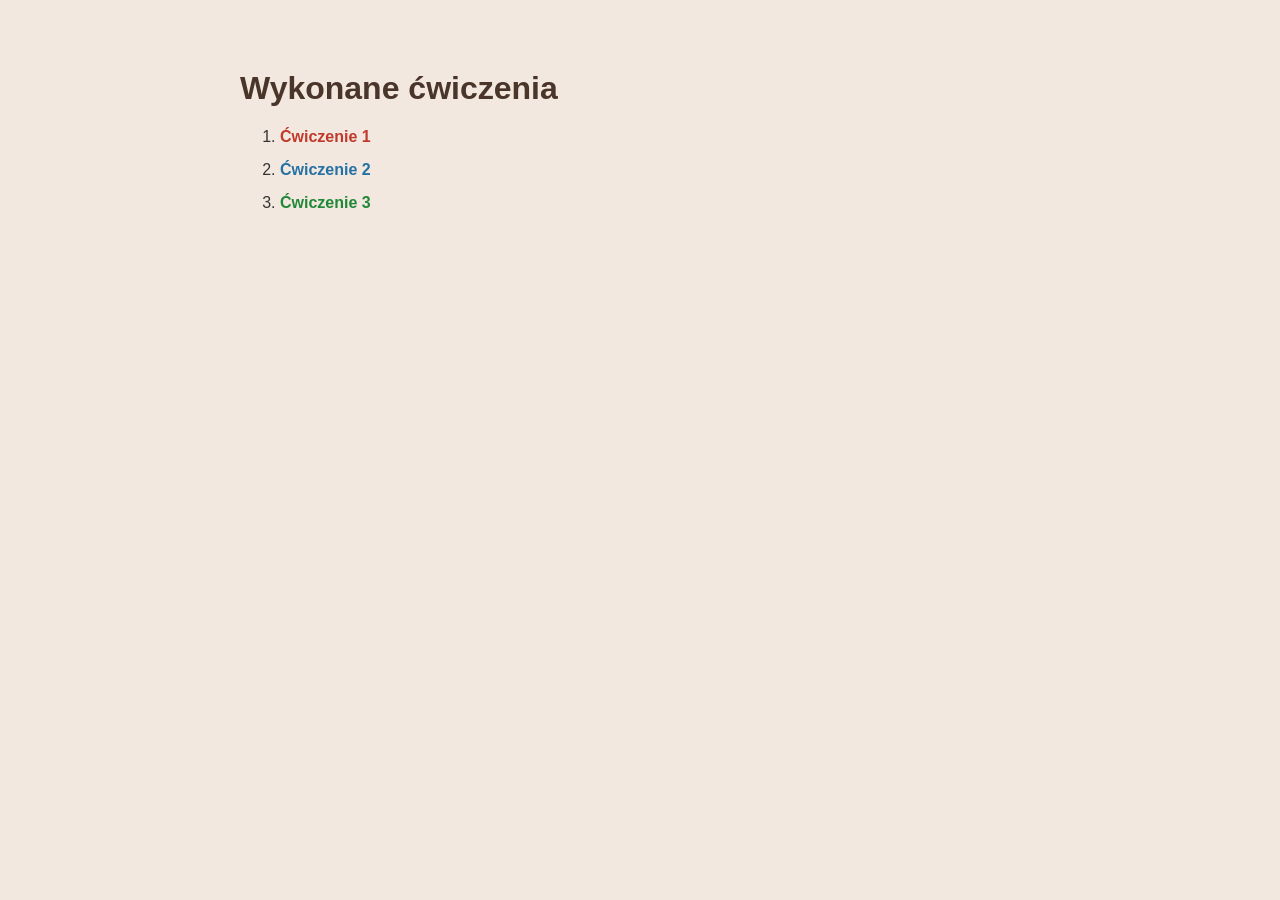
<file: Lab_01/index.html>
<!doctype html>
<html lang="pl">
  <head>
    <meta charset="UTF-8" />
    <meta name="viewport" content="width=device-width, initial-scale=1.0" />
    <title>Wykonane ćwiczenia</title>
    <link rel="stylesheet" href="style.css" />
  </head>
  <body>
    <main class="home">
      <h1>Wykonane ćwiczenia</h1>

      <ol class="exercise-list">
        <li><a class="link-1" href="article.html">Ćwiczenie 1</a></li>
        <li><a class="link-2" href="products.html">Ćwiczenie 2</a></li>
        <li><a class="link-3" href="squares.html">Ćwiczenie 3</a></li>
      </ol>
    </main>
  </body>
</html>
</file>
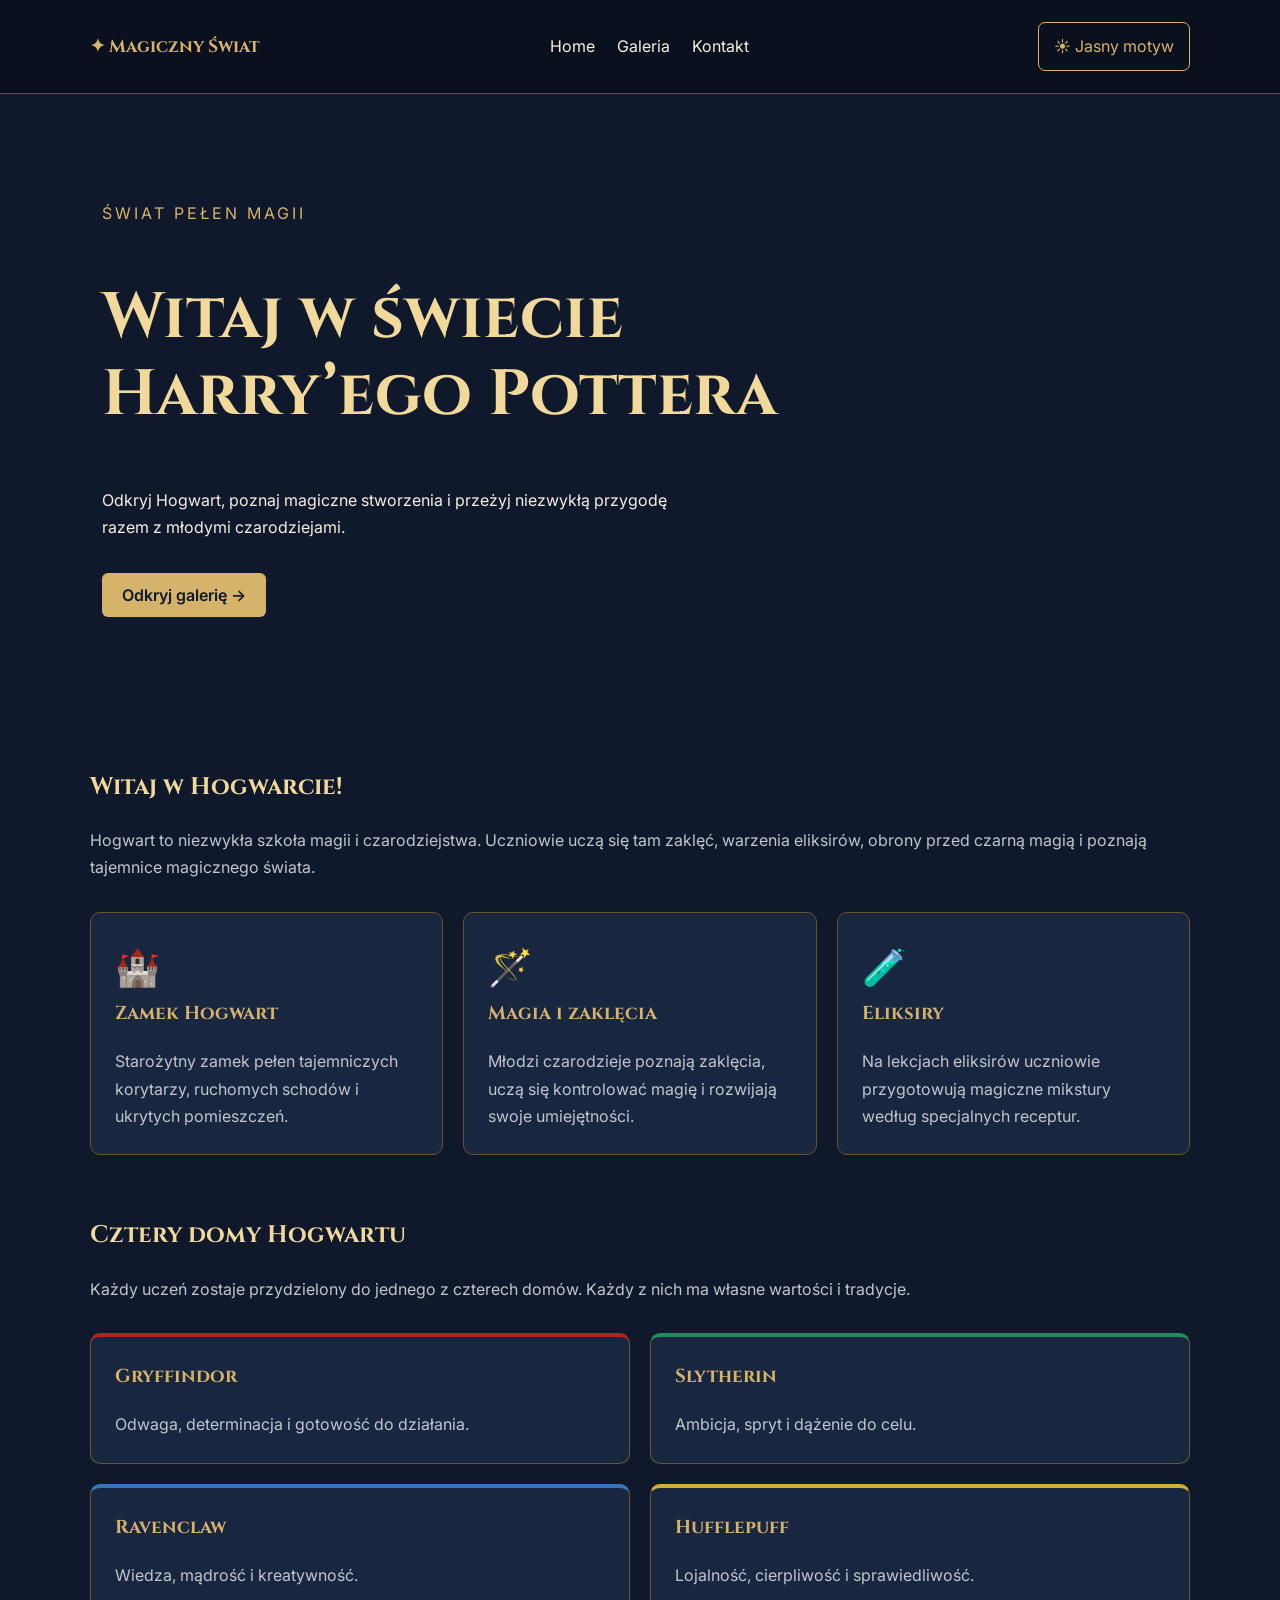
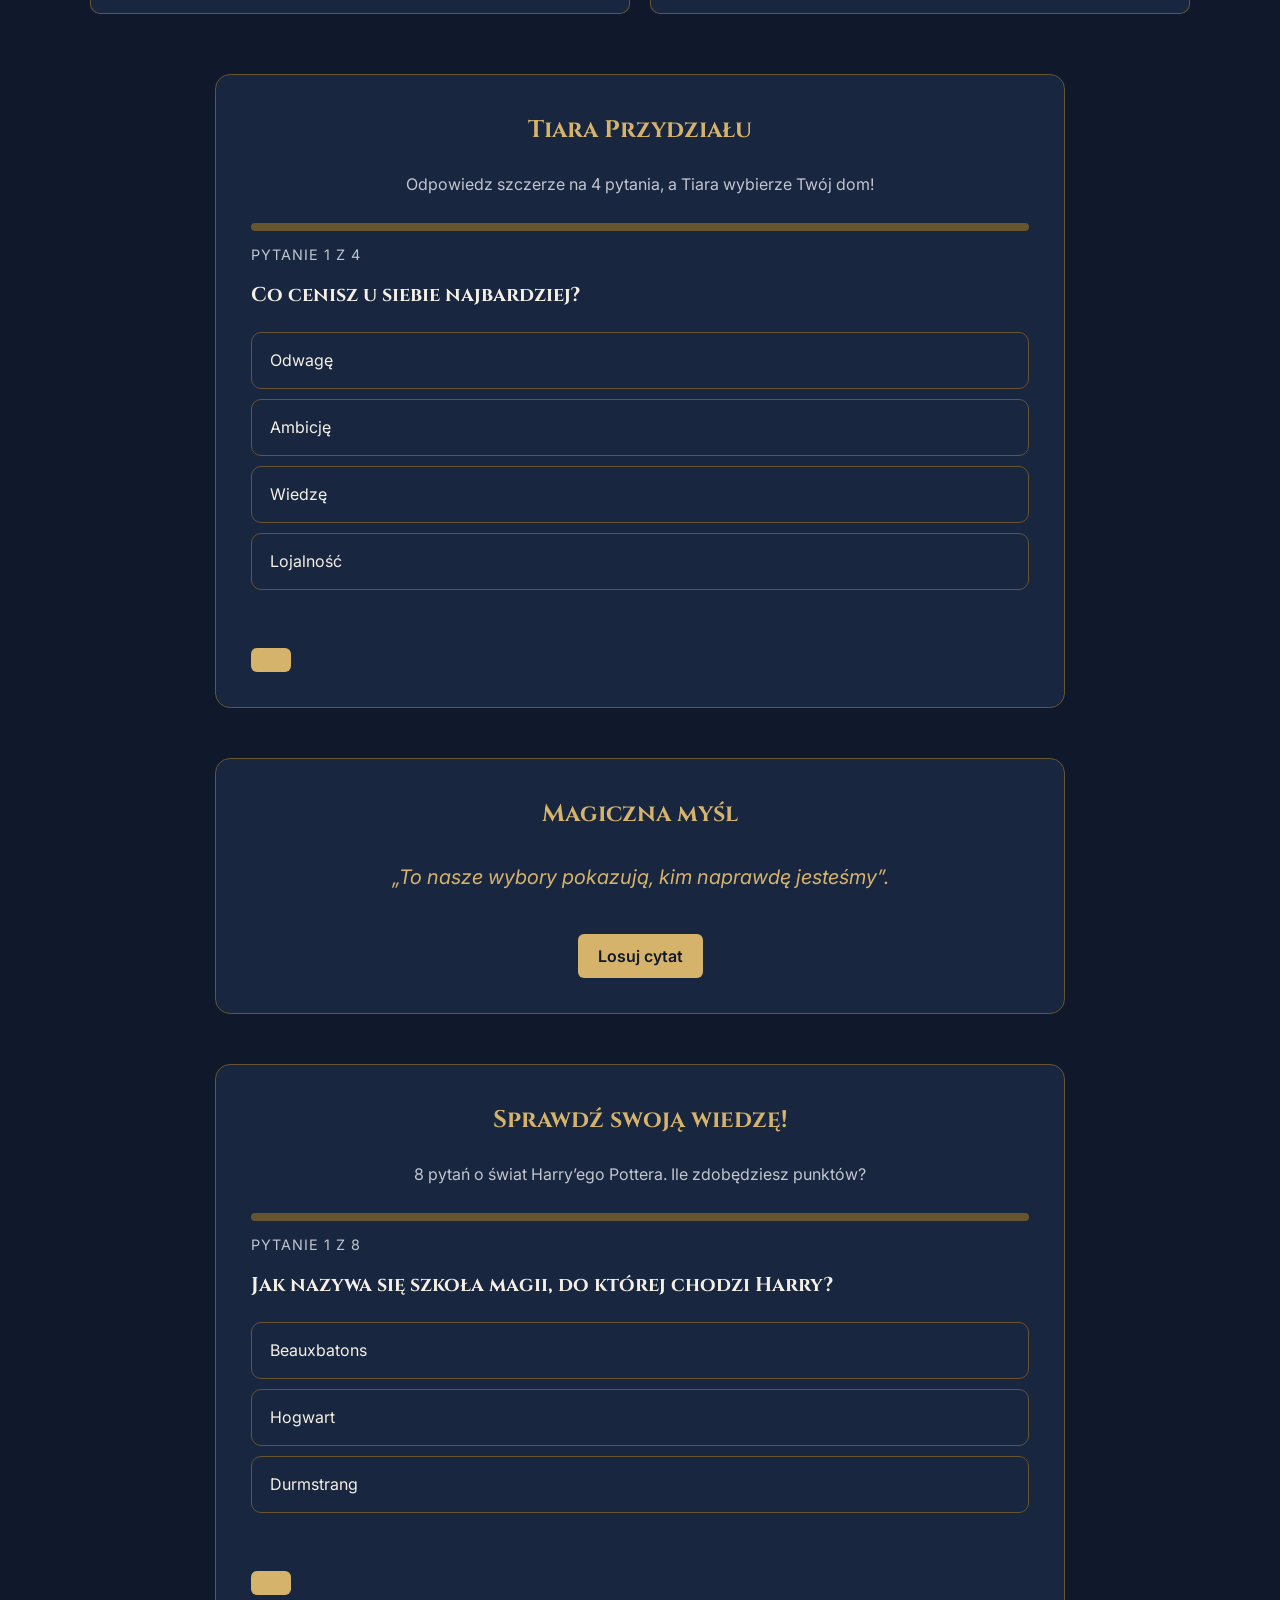
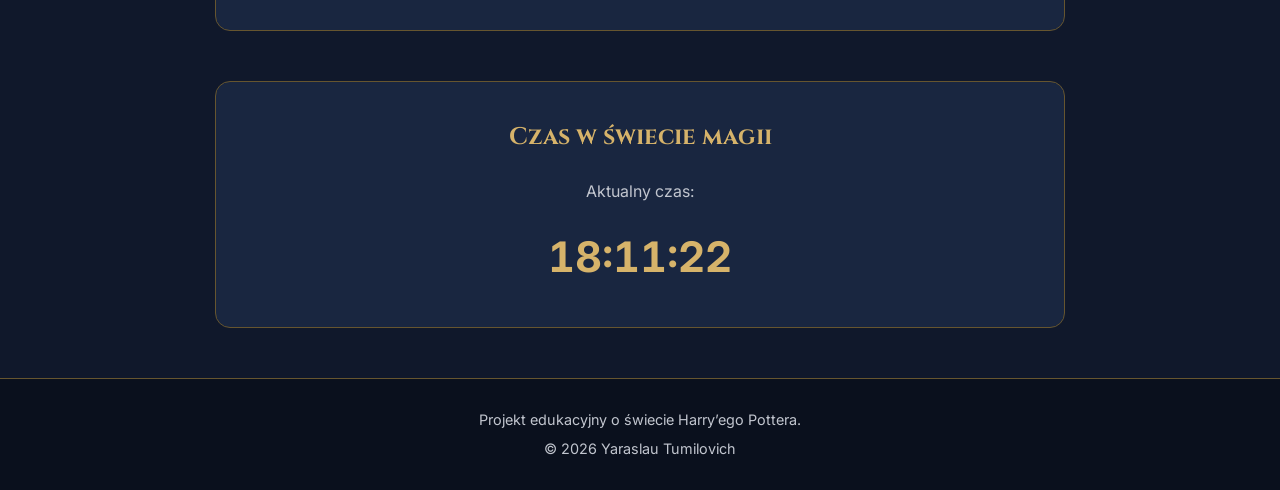
<file: Project_01/index.html>
<!doctype html>
<html lang="pl">
  <head>
    <meta charset="UTF-8" />
    <meta name="viewport" content="width=device-width, initial-scale=1.0" />
    <title>Magiczny Świat | Home</title>
    <link rel="stylesheet" href="style.css" />
    <script src="script.js" defer></script>
  </head>
  <body>
    <header>
      <a class="logo" href="index.html">✦ Magiczny Świat</a>

      <nav>
        <a href="index.html">Home</a>
        <a href="galeria.html">Galeria</a>
        <a href="kontakt.html">Kontakt</a>
      </nav>

      <button id="theme-toggle" class="theme-button" type="button">
        ☀ Jasny motyw
      </button>
    </header>

    <main>
      <!-- Główna sekcja -->
      <section class="hero">
        <p class="eyebrow">Świat pełen magii</p>
        <h1>Witaj w świecie<br />Harry’ego Pottera</h1>

        <p>
          Odkryj Hogwart, poznaj magiczne stworzenia i przeżyj niezwykłą
          przygodę razem z młodymi czarodziejami.
        </p>

        <a class="button" href="galeria.html">Odkryj galerię →</a>
      </section>

      <!-- Informacje o Hogwarcie -->
      <section class="content">
        <h2>Witaj w Hogwarcie!</h2>

        <p>
          Hogwart to niezwykła szkoła magii i czarodziejstwa. Uczniowie uczą się
          tam zaklęć, warzenia eliksirów, obrony przed czarną magią i poznają
          tajemnice magicznego świata.
        </p>

        <div class="info-grid">
          <article class="info-card">
            <span class="info-icon">🏰</span>
            <h3>Zamek Hogwart</h3>
            <p>
              Starożytny zamek pełen tajemniczych korytarzy, ruchomych schodów i
              ukrytych pomieszczeń.
            </p>
          </article>

          <article class="info-card">
            <span class="info-icon">🪄</span>
            <h3>Magia i zaklęcia</h3>
            <p>
              Młodzi czarodzieje poznają zaklęcia, uczą się kontrolować magię i
              rozwijają swoje umiejętności.
            </p>
          </article>

          <article class="info-card">
            <span class="info-icon">🧪</span>
            <h3>Eliksiry</h3>
            <p>
              Na lekcjach eliksirów uczniowie przygotowują magiczne mikstury
              według specjalnych receptur.
            </p>
          </article>
        </div>
      </section>

      <!-- Fakultety -->
      <section class="content">
        <h2>Cztery domy Hogwartu</h2>

        <p>
          Każdy uczeń zostaje przydzielony do jednego z czterech domów. Każdy z
          nich ma własne wartości i tradycje.
        </p>

        <div class="cards">
          <article class="card gryffindor">
            <h3>Gryffindor</h3>
            <p>Odwaga, determinacja i gotowość do działania.</p>
          </article>

          <article class="card slytherin">
            <h3>Slytherin</h3>
            <p>Ambicja, spryt i dążenie do celu.</p>
          </article>

          <article class="card ravenclaw">
            <h3>Ravenclaw</h3>
            <p>Wiedza, mądrość i kreatywność.</p>
          </article>

          <article class="card hufflepuff">
            <h3>Hufflepuff</h3>
            <p>Lojalność, cierpliwość i sprawiedliwość.</p>
          </article>
        </div>
      </section>

      <!-- Tiara Przydziału (test) -->
      <section class="interactive-section">
        <h2>Tiara Przydziału</h2>
        <p>Odpowiedz szczerze na 4 pytania, a Tiara wybierze Twój dom!</p>
        <div id="sorting-quiz" class="quiz-box"></div>
      </section>

      <!-- Cytat -->
      <section class="interactive-section quote-section">
        <h2>Magiczna myśl</h2>

        <blockquote id="quote">
          „To nasze wybory pokazują, kim naprawdę jesteśmy”.
        </blockquote>

        <button id="quote-button" class="button" type="button">
          Losuj cytat
        </button>
      </section>

      <!-- Quiz -->
      <section class="interactive-section">
        <h2>Sprawdź swoją wiedzę!</h2>
        <p>8 pytań o świat Harry’ego Pottera. Ile zdobędziesz punktów?</p>
        <div id="quiz" class="quiz-box"></div>
      </section>

      <!-- Zegar -->
      <section class="interactive-section">
        <h2>Czas w świecie magii</h2>
        <p>Aktualny czas:</p>
        <div id="clock" class="clock">--:--:--</div>
      </section>
    </main>

    <footer>
      <p>Projekt edukacyjny o świecie Harry’ego Pottera.</p>
      <p>© 2026 Yaraslau Tumilovich</p>
    </footer>
  </body>
</html>
</file>
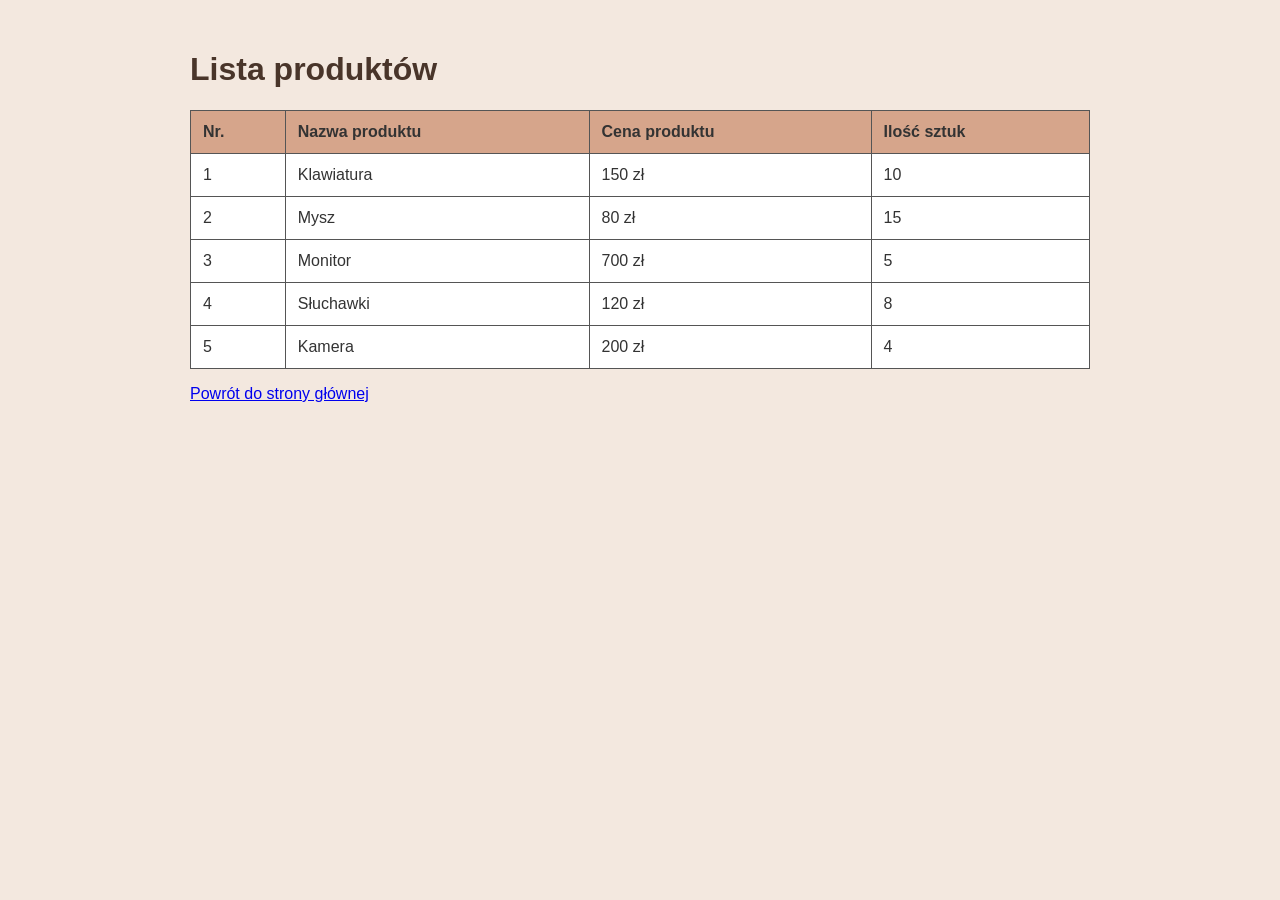
<file: Lab_01/products.html>
<!doctype html>
<html lang="pl">
  <head>
    <meta charset="UTF-8" />
    <meta name="viewport" content="width=device-width, initial-scale=1.0" />
    <title>Ćwiczenie 2 - Produkty</title>
    <link rel="stylesheet" href="style.css" />
  </head>
  <body>
    <main class="products-page">
      <h1>Lista produktów</h1>

      <table class="products">
        <thead>
          <tr>
            <th>Nr.</th>
            <th>Nazwa produktu</th>
            <th>Cena produktu</th>
            <th>Ilość sztuk</th>
          </tr>
        </thead>

        <tbody>
          <tr>
            <td>1</td>
            <td>Klawiatura</td>
            <td>150 zł</td>
            <td>10</td>
          </tr>
          <tr>
            <td>2</td>
            <td>Mysz</td>
            <td>80 zł</td>
            <td>15</td>
          </tr>
          <tr>
            <td>3</td>
            <td>Monitor</td>
            <td>700 zł</td>
            <td>5</td>
          </tr>
          <tr>
            <td>4</td>
            <td>Słuchawki</td>
            <td>120 zł</td>
            <td>8</td>
          </tr>
          <tr>
            <td>5</td>
            <td>Kamera</td>
            <td>200 zł</td>
            <td>4</td>
          </tr>
        </tbody>
      </table>

      <p><a href="index.html">Powrót do strony głównej</a></p>
    </main>
  </body>
</html>
</file>
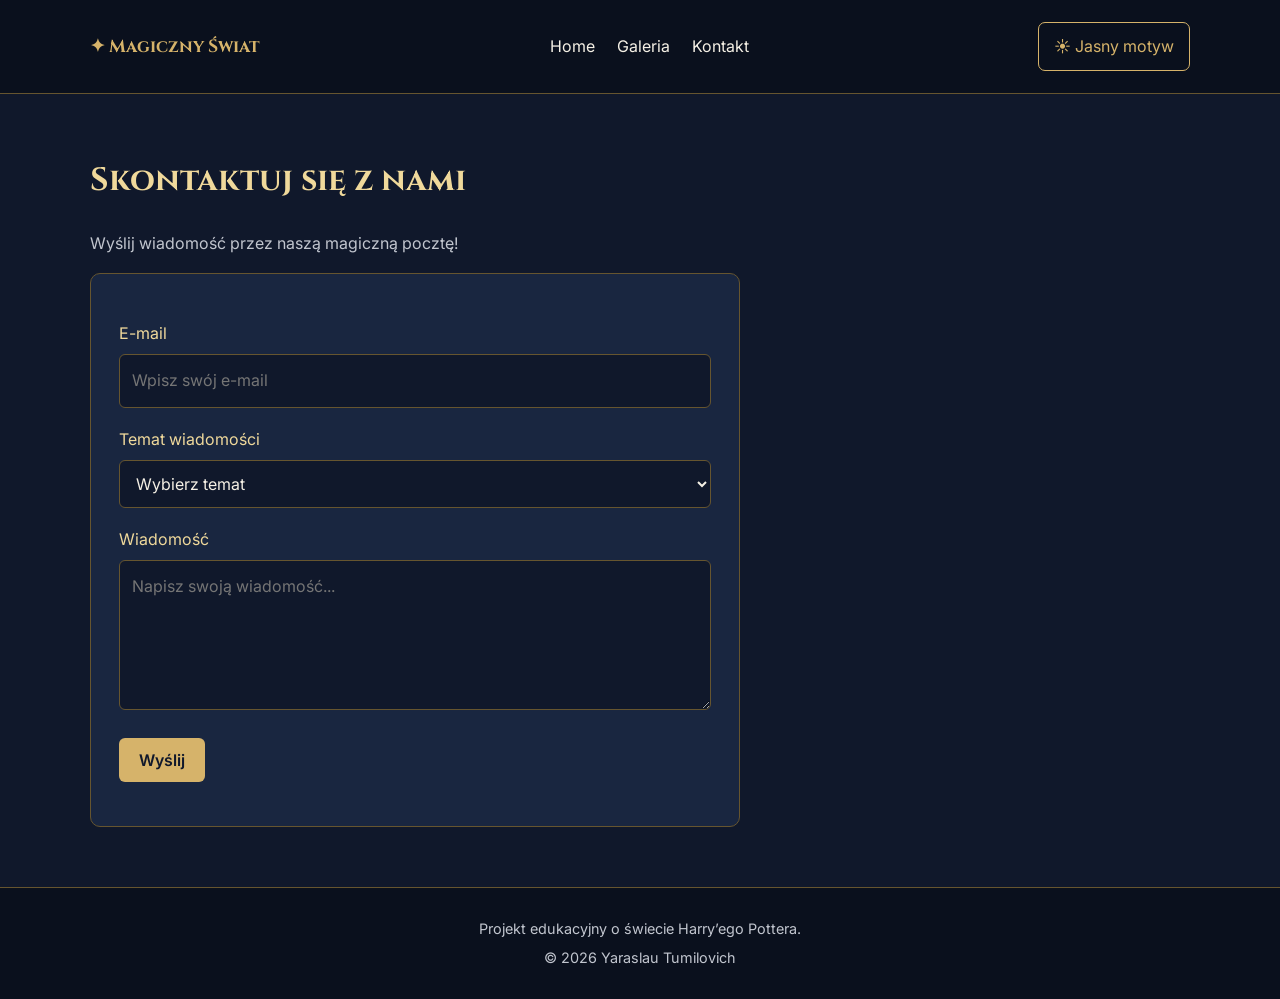
<file: Project_01/kontakt.html>
<!doctype html>
<html lang="pl">
  <head>
    <meta charset="UTF-8" />
    <meta name="viewport" content="width=device-width, initial-scale=1.0" />
    <title>Magiczny Świat | Kontakt</title>
    <link rel="stylesheet" href="style.css" />
    <script src="script.js" defer></script>
  </head>
  <body>
    <header>
      <a class="logo" href="index.html">✦ Magiczny Świat</a>
      <nav>
        <a href="index.html">Home</a>
        <a href="galeria.html">Galeria</a>
        <a href="kontakt.html">Kontakt</a>
      </nav>
      <button id="theme-toggle" class="theme-button" type="button">
        ☀ Jasny motyw
      </button>
    </header>

    <main class="content">
      <h1>Skontaktuj się z nami</h1>
      <p>Wyślij wiadomość przez naszą magiczną pocztę!</p>

      <form id="contact-form">
        <label for="email">E-mail</label>
        <input
          type="email"
          id="email"
          name="email"
          placeholder="Wpisz swój e-mail"
          required
        />

        <label for="subject">Temat wiadomości</label>
        <select id="subject" name="subject" required>
          <option value="">Wybierz temat</option>
          <option value="hogwart">Hogwart</option>
          <option value="dom">Domy Hogwartu</option>
          <option value="galeria">Galeria</option>
          <option value="inne">Inne</option>
        </select>

        <label for="message">Wiadomość</label>
        <textarea
          id="message"
          name="message"
          placeholder="Napisz swoją wiadomość..."
          minlength="10"
          required
        ></textarea>

        <input class="button" type="submit" value="Wyślij" />
        <p id="form-status" role="status" aria-live="polite"></p>
      </form>
    </main>

    <footer>
      <p>Projekt edukacyjny o świecie Harry’ego Pottera.</p>
      <p>© 2026 Yaraslau Tumilovich</p>
    </footer>
  </body>
</html>
</file>
<file: Lab_01/style.css>
html {
  background-color: #f3e8df;
  min-height: 100%;
}

body {
  margin: 0;
  padding: 30px;
  font-family: Arial, sans-serif;
  color: #333333;
}

h1 {
  color: #49352a;
}

.home {
  max-width: 800px;
  margin: 40px auto;
}

.exercise-list li {
  margin-bottom: 15px;
}

.exercise-list a {
  font-weight: bold;
  text-decoration: none;
}

.link-1 {
  color: #c0392b;
}

.link-2 {
  color: #2471a3;
}

.link-3 {
  color: #218838;
}

.article {
  max-width: 800px;
  margin: 0 auto;
  line-height: 1.7;
}

.author {
  color: #b34726;
  font-weight: bold;
}

.article-image {
  display: block;
  width: 100%;
  max-width: 700px;
  height: auto;
  margin-top: 25px;
}

.products-page {
  max-width: 900px;
  margin: 0 auto;
}

.products {
  width: 100%;
  border-collapse: collapse;
  background-color: white;
}

.products th,
.products td {
  border: 1px solid #555555;
  padding: 12px;
  text-align: left;
}

.products th {
  background-color: #d6a58b;
}

.squares-page {
  max-width: 800px;
  margin: 0 auto;
}

.squares {
  display: flex;
  flex-wrap: wrap;
  gap: 20px;
  width: 220px;
}

.squares {
  display: flex;
  flex-direction: column;
  gap: 20px;
}

.row {
  display: flex;
  gap: 20px;
}

.square {
  width: 100px;
  height: 100px;
  flex-shrink: 0;
}

.red {
  background-color: red;
}

.blue {
  background-color: blue;
}

.green {
  background-color: green;
}

.yellow {
  background-color: yellow;
}

@media (max-width: 500px) {
  body {
    padding: 20px;
  }

  .products {
    font-size: 12px;
  }

  .products th,
  .products td {
    padding: 6px;
  }
}
</file>
<file: Project_01/style.css>
@import url("https://fonts.googleapis.com/css2?family=Cinzel:wght@500;700&family=Inter:wght@400;500;600&display=swap");

/* ---------- MOTYWY (zmienne) ---------- */
:root {
  --bg: #10182b;
  --header: #0a101d;
  --card: #192640;
  --text: #f5f0e5;
  --muted: #c1c5ce;
  --border: #66552f;
  --accent: #d6b36a;
  --heading: #f0d99b;
  --btn-text: #10182b;
  --input: #10182b;
}
body.light-theme {
  --bg: #f4f0e6;
  --header: #e5dcc8;
  --card: #fffaf0;
  --text: #252525;
  --muted: #555;
  --border: #cdb98a;
  --accent: #99711b;
  --heading: #5e4510;
  --btn-text: #fff;
  --input: #fff;
}

* {
  box-sizing: border-box;
}
body {
  margin: 0;
  background: var(--bg);
  color: var(--text);
  font-family: "Inter", Arial, sans-serif;
  line-height: 1.7;
  transition:
    background 0.3s,
    color 0.3s;
}
h1,
h2,
h3 {
  font-family: "Cinzel", Georgia, serif;
  color: var(--heading);
}

/* ---------- NAGŁÓWEK / STOPKA ---------- */
header {
  display: flex;
  justify-content: space-between;
  align-items: center;
  flex-wrap: wrap;
  gap: 15px;
  padding: 22px 7%;
  background: var(--header);
  border-bottom: 1px solid var(--border);
}
.logo {
  color: var(--accent);
  text-decoration: none;
  font:
    700 1.1rem "Cinzel",
    serif;
}
nav {
  display: flex;
  flex-wrap: wrap;
  gap: 22px;
}
nav a {
  color: var(--text);
  text-decoration: none;
}
nav a:hover {
  color: var(--accent);
}
footer {
  padding: 25px 7%;
  background: var(--header);
  color: var(--muted);
  text-align: center;
  border-top: 1px solid var(--border);
  font-size: 0.9rem;
}
footer p {
  margin: 4px 0;
}

.theme-button {
  padding: 10px 15px;
  border: 1px solid var(--accent);
  border-radius: 7px;
  background: transparent;
  color: var(--accent);
  cursor: pointer;
  font: inherit;
  transition:
    background 0.3s,
    color 0.3s;
}
.theme-button:hover {
  background: var(--accent);
  color: var(--btn-text);
}

/* ---------- HERO ---------- */
.hero {
  min-height: 440px;
  padding: 90px 8%;
  color: #f5f0e5;
  background:
    linear-gradient(90deg, #10182b 15%, rgba(16, 24, 43, 0.7)),
    url("https://www.emp-shop.pl/dw/image/v2/BBQV_PRD/on/demandware.static/-/Sites-master-emp/default/dw473cbed2/images/3/8/4/6/384617a.jpg?sw=1000&sh=800&sm=fit&sfrm=png")
      center / cover;
}
.hero h1 {
  max-width: 700px;
  font:
    700 clamp(2.2rem, 5vw, 4rem) "Cinzel",
    serif;
  color: #f0d99b;
  line-height: 1.2;
}
.hero p {
  max-width: 600px;
  color: #f5f0e5;
}
.eyebrow {
  color: #d6b36a !important;
  text-transform: uppercase;
  letter-spacing: 3px;
}

/* ---------- PRZYCISKI ---------- */
.button {
  display: inline-block;
  margin-top: 15px;
  padding: 12px 20px;
  background: var(--accent);
  color: var(--btn-text);
  border: 0;
  border-radius: 6px;
  font:
    600 1rem "Inter",
    sans-serif;
  text-decoration: none;
  cursor: pointer;
  transition:
    transform 0.15s,
    filter 0.2s;
}
.button:hover {
  filter: brightness(1.15);
  transform: translateY(-2px);
}

/* ---------- TREŚĆ ---------- */
.content {
  width: min(1100px, 88%);
  margin: 60px auto;
}
.content p {
  color: var(--muted);
}
.cards,
.info-grid {
  display: grid;
  gap: 20px;
  margin-top: 30px;
}
.cards {
  grid-template-columns: repeat(2, minmax(0, 1fr));
}
.info-grid {
  grid-template-columns: repeat(3, minmax(0, 1fr));
}
.card,
.info-card {
  padding: 24px;
  background: var(--card);
  border: 1px solid var(--border);
  border-radius: 10px;
  transition:
    transform 0.3s,
    box-shadow 0.3s;
}
.card:hover,
.info-card:hover {
  transform: translateY(-6px);
  box-shadow: 0 10px 25px rgba(0, 0, 0, 0.25);
}
.card h3,
.info-card h3 {
  color: var(--accent);
  margin-top: 0;
}
.card p,
.info-card p {
  color: var(--muted);
  margin-bottom: 0;
}
.info-icon {
  font-size: 36px;
}
.gryffindor {
  border-top: 4px solid #ae2525;
}
.slytherin {
  border-top: 4px solid #27865a;
}
.ravenclaw {
  border-top: 4px solid #3476bd;
}
.hufflepuff {
  border-top: 4px solid #d4af37;
}

/* ---------- GALERIA / WIDEO ---------- */

/* ---------- GALERIA ---------- */
.filters {
  display: flex;
  flex-wrap: wrap;
  gap: 10px;
  margin: 25px 0 5px;
}
.filter-btn {
  padding: 8px 18px;
  font: inherit;
  color: var(--accent);
  background: transparent;
  border: 1px solid var(--accent);
  border-radius: 99px;
  cursor: pointer;
  transition:
    background 0.2s,
    color 0.2s;
}
.filter-btn:hover,
.filter-btn.active {
  background: var(--accent);
  color: var(--btn-text);
}
.gallery {
  display: grid;
  grid-template-columns: repeat(auto-fill, minmax(270px, 1fr));
  gap: 20px;
  margin-top: 25px;
}
.g-item {
  margin: 0;
  background: var(--card);
  border: 1px solid var(--border);
  border-radius: 10px;
  overflow: hidden;
  transition:
    transform 0.3s,
    box-shadow 0.3s;
}
.g-item[hidden] {
  display: none;
}
.g-item:hover {
  transform: translateY(-5px);
  box-shadow: 0 10px 25px rgba(0, 0, 0, 0.25);
}
.g-item img {
  display: block;
  width: 100%;
  height: 230px;
  object-fit: cover;
  cursor: zoom-in;
  transition: transform 0.4s;
}
.g-item:hover img {
  transform: scale(1.05);
}
.g-item {
  overflow: hidden;
}
.g-item figcaption {
  position: relative;
  z-index: 1;
  display: flex;
  justify-content: space-between;
  align-items: center;
  gap: 10px;
  padding: 12px 16px;
  background: var(--card);
}
.g-title {
  font-family: "Cinzel", serif;
  color: var(--heading);
}
.like-btn {
  padding: 5px 12px;
  font: inherit;
  color: var(--muted);
  background: transparent;
  border: 1px solid var(--border);
  border-radius: 99px;
  cursor: pointer;
  transition:
    transform 0.15s,
    color 0.2s;
}
.like-btn:hover {
  transform: scale(1.1);
}
.like-btn.liked {
  color: #e0475b;
  border-color: #e0475b;
}

/* ---------- LIGHTBOX ---------- */
.lightbox {
  position: fixed;
  inset: 0;
  z-index: 100;
  display: flex;
  flex-direction: column;
  align-items: center;
  justify-content: center;
  gap: 12px;
  padding: 20px;
  background: rgba(5, 8, 15, 0.92);
}
.lightbox[hidden] {
  display: none;
}
.lightbox img {
  max-width: min(1100px, 92vw);
  max-height: 72vh;
  border-radius: 8px;
  box-shadow: 0 10px 40px rgba(0, 0, 0, 0.6);
}
.lb-info {
  text-align: center;
  color: #f5f0e5;
  max-width: 600px;
}
.lb-info strong {
  display: block;
  font:
    700 1.2rem "Cinzel",
    serif;
  color: #f0d99b;
}
.lb-info small {
  color: #c1c5ce;
}
.lb-btn {
  position: absolute;
  width: 48px;
  height: 48px;
  font-size: 1.6rem;
  line-height: 1;
  color: #f0d99b;
  background: rgba(255, 255, 255, 0.08);
  border: 1px solid #d6b36a;
  border-radius: 50%;
  cursor: pointer;
}
.lb-btn:hover {
  background: #d6b36a;
  color: #10182b;
}
.lb-close {
  top: 18px;
  right: 18px;
}
.lb-prev {
  left: 18px;
  top: 50%;
}
.lb-next {
  right: 18px;
  top: 50%;
}
@media (max-width: 600px) {
  .gallery {
    grid-template-columns: 1fr;
  }
  .lb-prev,
  .lb-next {
    top: auto;
    bottom: 20px;
  }
}
.video-section {
  margin-top: 60px;
}
.video {
  width: 100%;
  max-width: 850px;
  aspect-ratio: 16 / 9;
}
.video iframe {
  width: 100%;
  height: 100%;
  border: 0;
}

/* ---------- FORMULARZ ---------- */
form {
  max-width: 650px;
  padding: 28px;
  background: var(--card);
  border: 1px solid var(--border);
  border-radius: 10px;
}
form label {
  display: block;
  margin: 18px 0 7px;
  color: var(--heading);
}
input,
select,
textarea {
  width: 100%;
  padding: 12px;
  border: 1px solid var(--border);
  border-radius: 6px;
  background: var(--input);
  color: var(--text);
  font: inherit;
}
textarea {
  min-height: 150px;
  resize: vertical;
}
input:focus,
select:focus,
textarea:focus {
  outline: 2px solid var(--accent);
}
input.button {
  width: auto;
  margin-top: 20px;
}
#form-status {
  color: var(--accent);
}

/* ---------- SEKCJE INTERAKTYWNE ---------- */
.interactive-section {
  width: min(850px, calc(100% - 30px));
  margin: 50px auto;
  padding: 35px;
  text-align: center;
  background: var(--card);
  border: 1px solid var(--border);
  border-radius: 15px;
}
.interactive-section h2 {
  color: var(--accent);
  margin-top: 0;
}
.interactive-section p {
  color: var(--muted);
}
.result-box {
  min-height: 30px;
  margin-top: 20px;
  padding: 15px;
  color: var(--accent);
  font-weight: bold;
}
.quote-section blockquote {
  margin: 25px 0;
  font-size: 20px;
  font-style: italic;
  color: var(--accent);
}
.clock {
  font-size: 42px;
  font-weight: bold;
  color: var(--accent);
  font-variant-numeric: tabular-nums;
}

/* ---------- QUIZ ---------- */
.quiz-box {
  text-align: left;
  margin-top: 25px;
}
.progress {
  height: 8px;
  background: var(--border);
  border-radius: 99px;
  overflow: hidden;
}
.progress span {
  display: block;
  height: 100%;
  background: var(--accent);
  transition: width 0.4s;
}
.counter {
  margin: 12px 0 0;
  font-size: 0.9rem;
  letter-spacing: 1px;
  text-transform: uppercase;
}
.quiz-box h3 {
  margin: 10px 0 20px;
  font-size: 1.25rem;
  color: var(--text);
}
.options {
  display: grid;
  gap: 10px;
}
.option {
  padding: 14px 18px;
  text-align: left;
  font: inherit;
  color: var(--text);
  background: transparent;
  border: 1px solid var(--border);
  border-radius: 10px;
  cursor: pointer;
  transition:
    background 0.2s,
    border-color 0.2s,
    transform 0.15s;
}
.option:hover:not(:disabled) {
  border-color: var(--accent);
  background: rgba(214, 179, 106, 0.14);
  transform: translateX(4px);
}
.option:disabled {
  cursor: default;
  color: var(--text);
  opacity: 1;
}
.option.correct {
  background: rgba(39, 134, 90, 0.35);
  border-color: #27865a;
}
.option.wrong {
  background: rgba(174, 37, 37, 0.35);
  border-color: #ae2525;
}
.option.chosen {
  background: rgba(214, 179, 106, 0.25);
  border-color: var(--accent);
}
.feedback {
  min-height: 28px;
  margin-top: 15px;
  color: var(--muted);
}
.quiz-end {
  text-align: center;
  padding: 10px 0;
}
.quiz-end .big {
  font:
    700 2.4rem "Cinzel",
    serif;
  color: var(--accent);
  margin: 5px 0;
}
.quiz-end p {
  color: var(--muted);
}

/* ---------- RESPONSYWNOŚĆ ---------- */
@media (max-width: 768px) {
  .info-grid {
    grid-template-columns: 1fr;
  }
  .interactive-section {
    padding: 22px 16px;
  }
  .clock {
    font-size: 32px;
  }
  .hero {
    padding: 65px 7%;
  }
  .cards {
    grid-template-columns: 1fr;
  }
  form {
    padding: 20px;
  }
}
</file>
